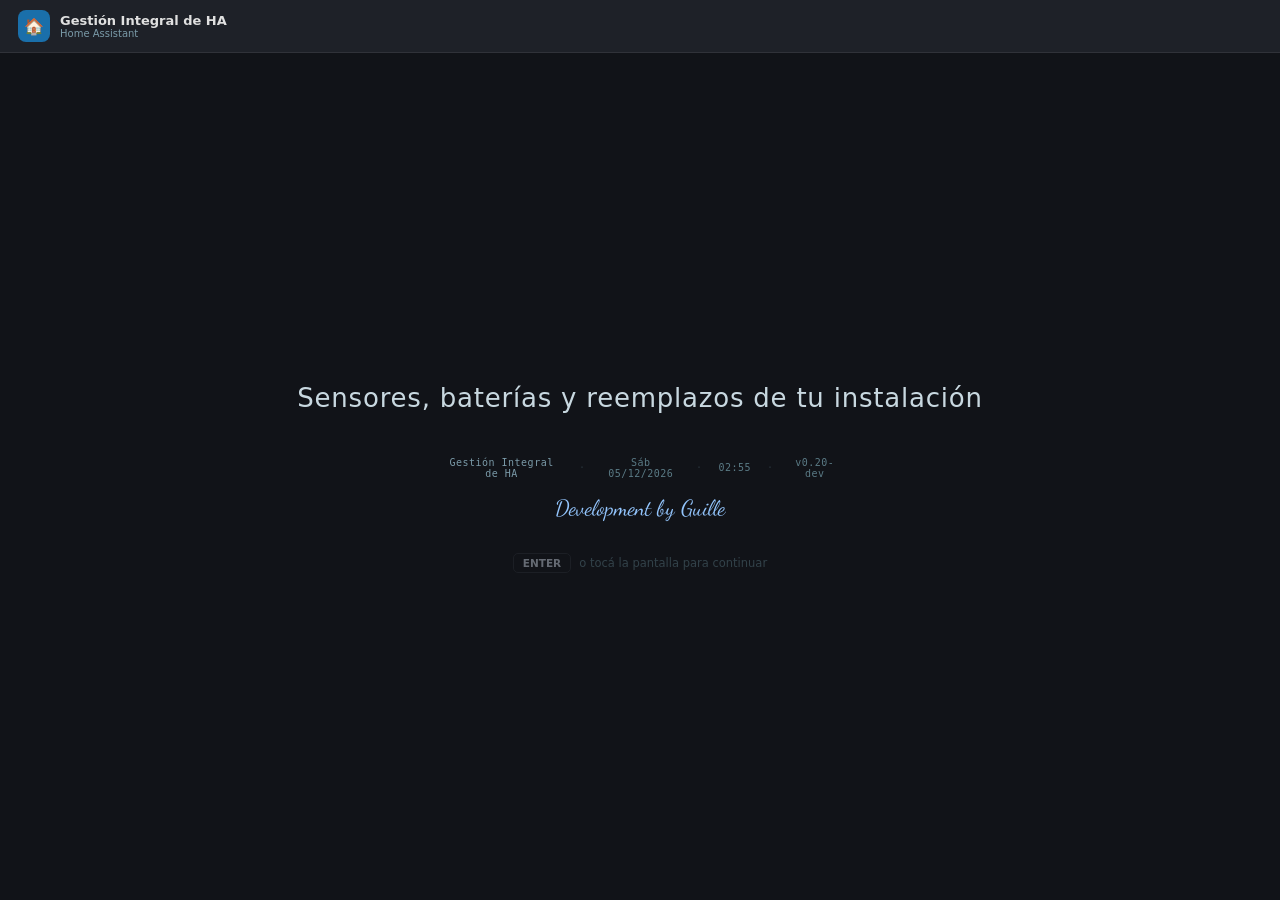
<file: index.html>
<!DOCTYPE html>
<html lang="es">
<head>
<meta charset="UTF-8">
<meta http-equiv="refresh" content="0; url=./gestion_integral_ha.html">
<title>Gestión Integral de HA</title>
</head>
<body>
<p>Redirigiendo… si no pasa nada, <a href="./gestion_integral_ha.html">hacé clic acá</a>.</p>
</body>
</html>
</file>
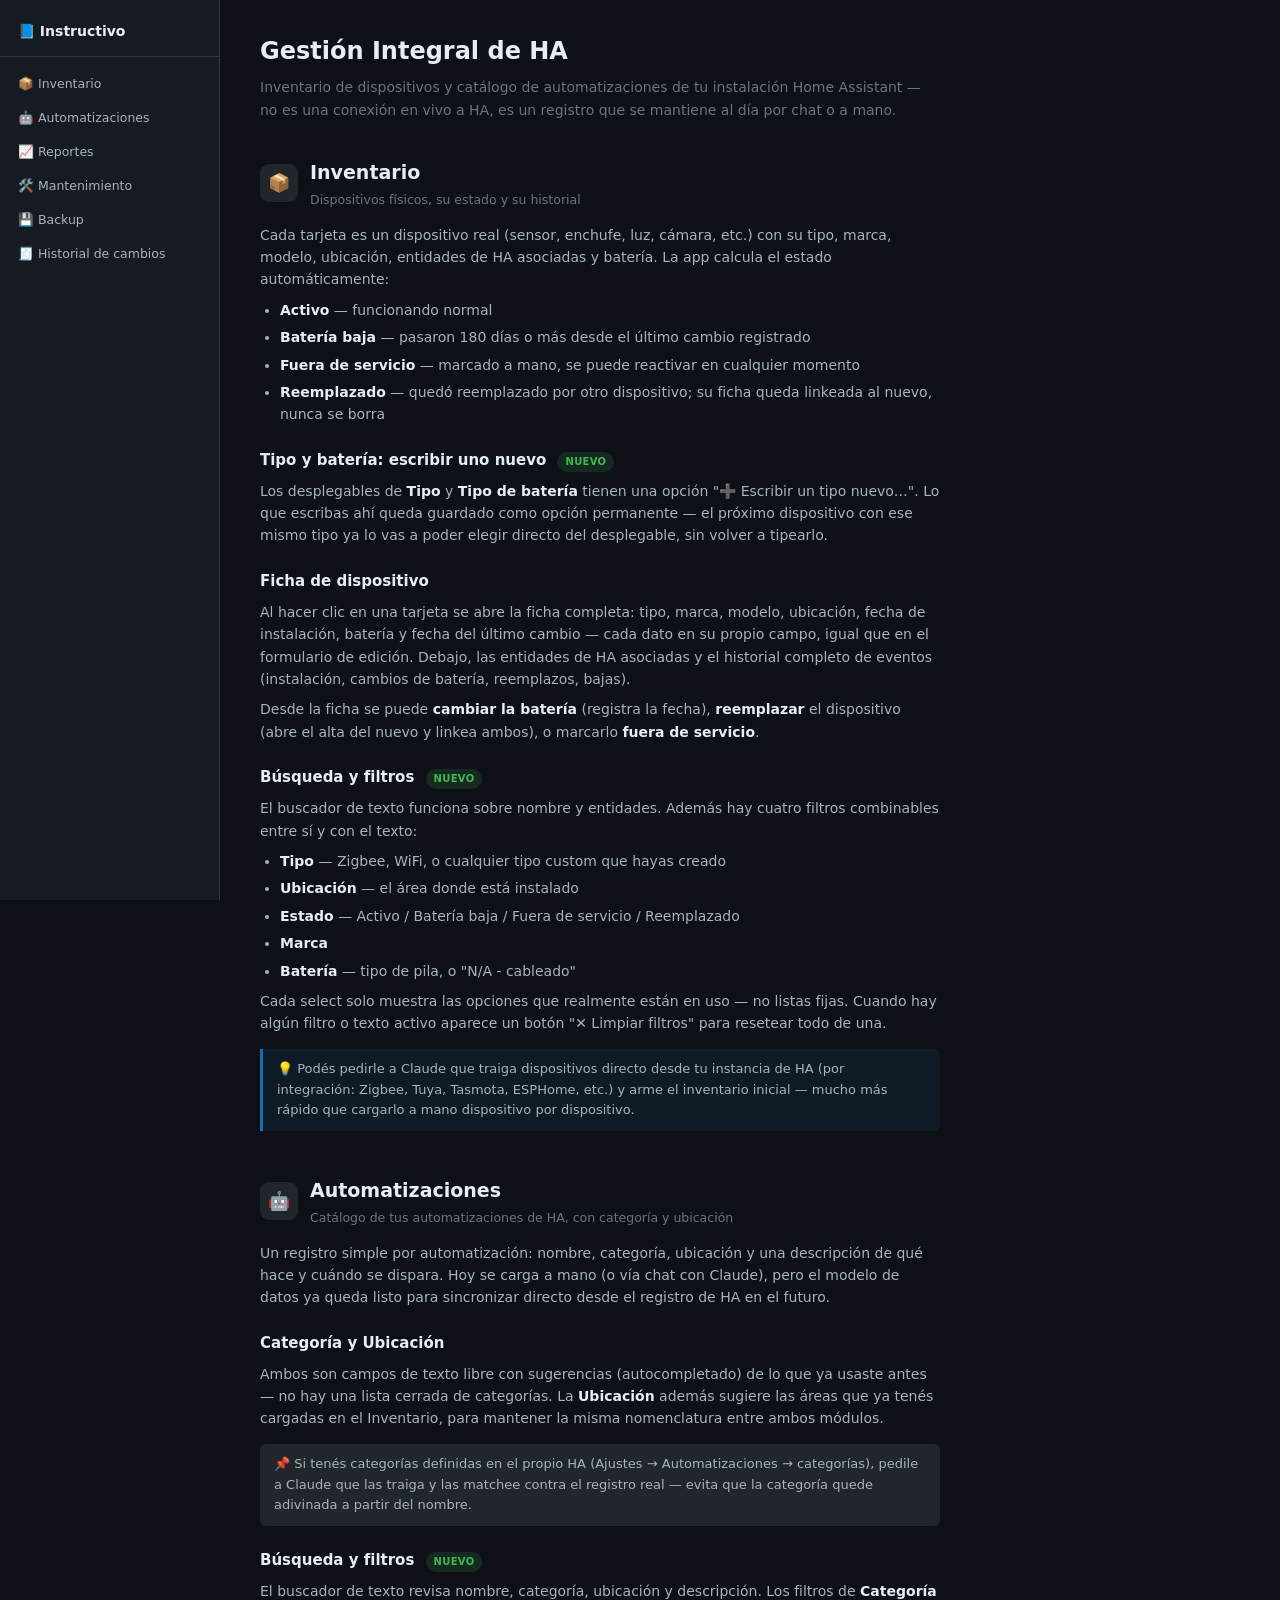
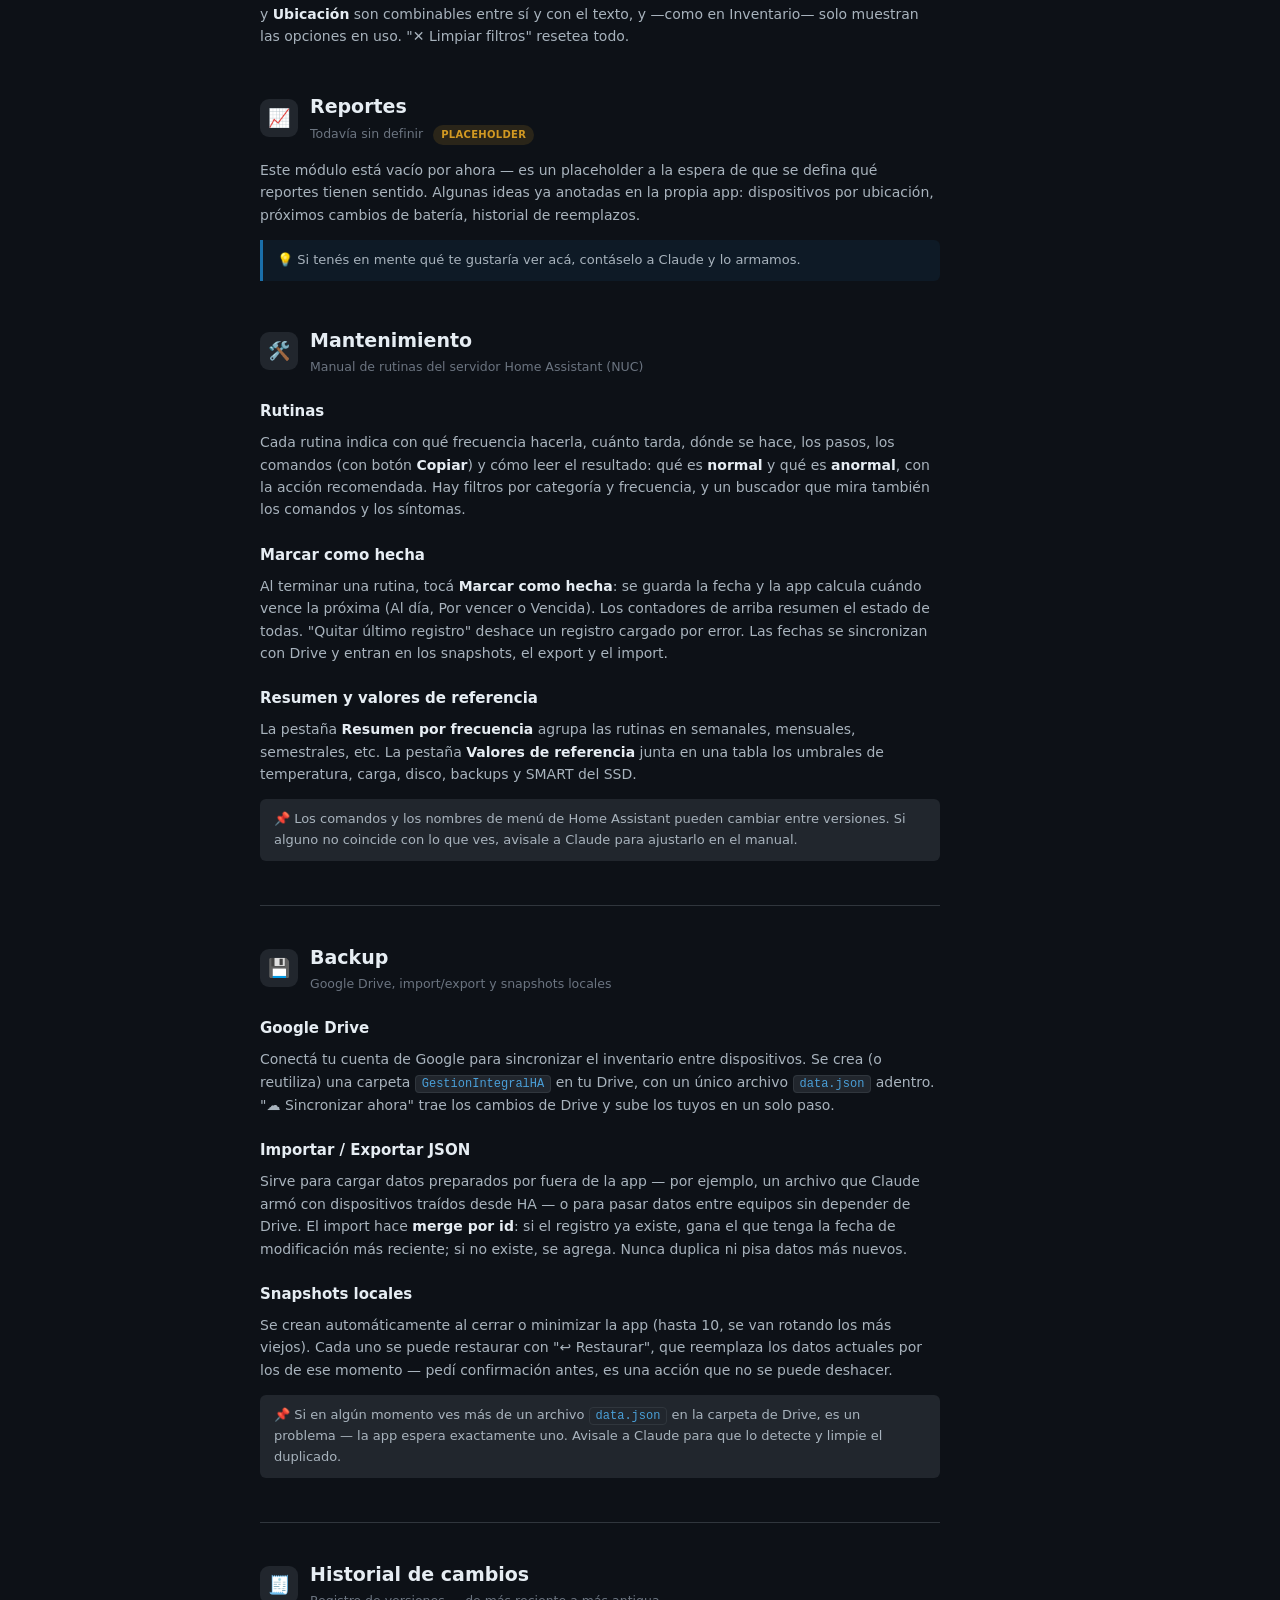
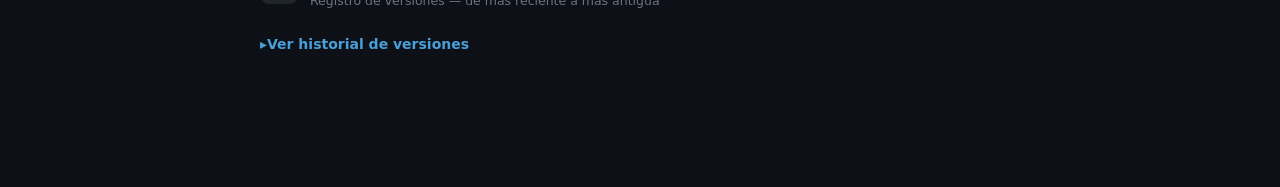
<file: instructivo.html>
<!DOCTYPE html>
<html lang="es">
<head>
<meta charset="UTF-8">
<meta name="viewport" content="width=device-width, initial-scale=1.0">
<title>Instructivo — Gestión Integral de HA</title>
<style>
:root{
  --primary:#1a6faa;--primary-dark:#0d4a72;--primary-light:#4a9fd8;
  --bg:#0d1117;--surface:#161b22;--surface2:#21262d;
  --border:#30363d;--text:#e6edf3;--text2:#a8b3bd;--text3:#6b7480;
  --green:#3fb950;--red:#f85149;--amber:#d29922;--blue:#58a6ff;
  --r:6px;
}
*{box-sizing:border-box}
body{font-family:system-ui,-apple-system,sans-serif;background:var(--bg);color:var(--text);font-size:14px;line-height:1.6;margin:0;display:flex;min-height:100vh}

/* TOC lateral */
.toc{width:220px;flex-shrink:0;background:var(--surface);border-right:1px solid var(--border);padding:20px 0;position:sticky;top:0;height:100vh;overflow-y:auto}
.toc-title{padding:0 18px 14px;font-weight:700;font-size:14px;color:var(--text);border-bottom:1px solid var(--border);margin-bottom:10px;display:flex;align-items:center;gap:8px}
.toc a{display:block;padding:7px 18px;font-size:12.5px;color:var(--text2);text-decoration:none;transition:background .15s,color .15s}
.toc a:hover{background:var(--surface2);color:var(--text)}

/* Contenido */
.main{flex:1;max-width:760px;padding:32px 40px 80px}
.section{margin-bottom:44px;scroll-margin-top:20px}
.section-header{display:flex;align-items:center;gap:12px;margin-bottom:14px}
.section-icon{width:38px;height:38px;border-radius:9px;background:var(--surface2);display:flex;align-items:center;justify-content:center;font-size:18px;flex-shrink:0}
.section-title{font-size:19px;font-weight:700;color:var(--text)}
.section-subtitle{font-size:12.5px;color:var(--text3);margin-top:2px}
h2{font-size:15px;font-weight:700;color:var(--text);margin:22px 0 8px}
p{color:var(--text2);margin:8px 0}
ul{margin:8px 0;padding-left:20px;color:var(--text2)}
li{margin-bottom:5px}
b{color:var(--text)}
code{background:var(--surface2);border:1px solid var(--border);border-radius:4px;padding:1px 6px;font-size:12px;color:var(--primary-light);font-family:ui-monospace,monospace}

.badge{display:inline-block;font-size:10px;font-weight:700;padding:2px 8px;border-radius:999px;margin-left:6px;text-transform:uppercase;letter-spacing:.03em}
.badge-new{background:rgba(63,185,80,.15);color:var(--green)}
.badge-soon{background:rgba(210,153,34,.15);color:var(--amber)}

.tip{background:rgba(26,111,170,.1);border-left:3px solid var(--primary);border-radius:0 var(--r) var(--r) 0;padding:10px 14px;margin:14px 0;font-size:13px;color:var(--text2)}
.note{background:var(--surface2);border-radius:var(--r);padding:10px 14px;margin:14px 0;font-size:13px;color:var(--text2)}

hr{border:none;border-top:1px solid var(--border);margin:36px 0}

/* Changelog */
.changelog-details{margin-top:4px}
.changelog-summary{cursor:pointer;font-size:14px;font-weight:600;color:var(--primary-light);padding:8px 0;list-style:none;user-select:none}
.changelog-summary::-webkit-details-marker{display:none}
.changelog-summary::before{content:"▸ ";display:inline-block;transition:transform .15s}
.changelog-details[open] .changelog-summary::before{transform:rotate(90deg)}
.changelog-entry{border-left:3px solid var(--primary);padding:4px 0 4px 16px;margin:16px 0 20px}
.changelog-version{display:flex;align-items:center;gap:10px;margin-bottom:8px;flex-wrap:wrap}
.v-num{font-weight:700;font-size:13px;color:var(--text)}
.changelog-tag{display:inline-block;font-size:10.5px;font-weight:700;padding:2px 8px;border-radius:999px}
.tag-feature{background:rgba(63,185,80,.15);color:var(--green)}
.tag-fix{background:rgba(210,153,34,.15);color:var(--amber)}
.changelog-list{margin:0;padding-left:20px;font-size:13.5px;color:var(--text2);line-height:1.7}

@media(max-width:720px){
  body{flex-direction:column}
  .toc{width:100%;height:auto;position:static;padding:14px 0}
  .main{padding:24px 18px 60px}
}
</style>
</head>
<body>

<nav class="toc">
  <div class="toc-title">📘 Instructivo</div>
  <a href="#inventario">📦 Inventario</a>
  <a href="#automatizaciones">🤖 Automatizaciones</a>
  <a href="#reportes">📈 Reportes</a>
  <a href="#mantenimiento">🛠️ Mantenimiento</a>
  <a href="#backup">💾 Backup</a>
  <a href="#changelog">🧾 Historial de cambios</a>
</nav>

<main class="main">

  <div style="margin-bottom:36px;">
    <h1 style="font-size:24px;margin:0 0 6px;">Gestión Integral de HA</h1>
    <p style="color:var(--text3);margin:0;">Inventario de dispositivos y catálogo de automatizaciones de tu instalación Home Assistant — no es una conexión en vivo a HA, es un registro que se mantiene al día por chat o a mano.</p>
  </div>

  <!-- INVENTARIO -->
  <section class="section" id="inventario">
    <div class="section-header">
      <span class="section-icon">📦</span>
      <div>
        <div class="section-title">Inventario</div>
        <div class="section-subtitle">Dispositivos físicos, su estado y su historial</div>
      </div>
    </div>
    <p>Cada tarjeta es un dispositivo real (sensor, enchufe, luz, cámara, etc.) con su tipo, marca, modelo, ubicación, entidades de HA asociadas y batería. La app calcula el estado automáticamente:</p>
    <ul>
      <li><b>Activo</b> — funcionando normal</li>
      <li><b>Batería baja</b> — pasaron 180 días o más desde el último cambio registrado</li>
      <li><b>Fuera de servicio</b> — marcado a mano, se puede reactivar en cualquier momento</li>
      <li><b>Reemplazado</b> — quedó reemplazado por otro dispositivo; su ficha queda linkeada al nuevo, nunca se borra</li>
    </ul>

    <h2>Tipo y batería: escribir uno nuevo <span class="badge badge-new">Nuevo</span></h2>
    <p>Los desplegables de <b>Tipo</b> y <b>Tipo de batería</b> tienen una opción "➕ Escribir un tipo nuevo…". Lo que escribas ahí queda guardado como opción permanente — el próximo dispositivo con ese mismo tipo ya lo vas a poder elegir directo del desplegable, sin volver a tipearlo.</p>

    <h2>Ficha de dispositivo</h2>
    <p>Al hacer clic en una tarjeta se abre la ficha completa: tipo, marca, modelo, ubicación, fecha de instalación, batería y fecha del último cambio — cada dato en su propio campo, igual que en el formulario de edición. Debajo, las entidades de HA asociadas y el historial completo de eventos (instalación, cambios de batería, reemplazos, bajas).</p>
    <p>Desde la ficha se puede <b>cambiar la batería</b> (registra la fecha), <b>reemplazar</b> el dispositivo (abre el alta del nuevo y linkea ambos), o marcarlo <b>fuera de servicio</b>.</p>

    <h2>Búsqueda y filtros <span class="badge badge-new">Nuevo</span></h2>
    <p>El buscador de texto funciona sobre nombre y entidades. Además hay cuatro filtros combinables entre sí y con el texto:</p>
    <ul>
      <li><b>Tipo</b> — Zigbee, WiFi, o cualquier tipo custom que hayas creado</li>
      <li><b>Ubicación</b> — el área donde está instalado</li>
      <li><b>Estado</b> — Activo / Batería baja / Fuera de servicio / Reemplazado</li>
      <li><b>Marca</b></li>
      <li><b>Batería</b> — tipo de pila, o "N/A - cableado"</li>
    </ul>
    <p>Cada select solo muestra las opciones que realmente están en uso — no listas fijas. Cuando hay algún filtro o texto activo aparece un botón "✕ Limpiar filtros" para resetear todo de una.</p>

    <div class="tip">💡 Podés pedirle a Claude que traiga dispositivos directo desde tu instancia de HA (por integración: Zigbee, Tuya, Tasmota, ESPHome, etc.) y arme el inventario inicial — mucho más rápido que cargarlo a mano dispositivo por dispositivo.</div>
  </section>

  <!-- AUTOMATIZACIONES -->
  <section class="section" id="automatizaciones">
    <div class="section-header">
      <span class="section-icon">🤖</span>
      <div>
        <div class="section-title">Automatizaciones</div>
        <div class="section-subtitle">Catálogo de tus automatizaciones de HA, con categoría y ubicación</div>
      </div>
    </div>
    <p>Un registro simple por automatización: nombre, categoría, ubicación y una descripción de qué hace y cuándo se dispara. Hoy se carga a mano (o vía chat con Claude), pero el modelo de datos ya queda listo para sincronizar directo desde el registro de HA en el futuro.</p>

    <h2>Categoría y Ubicación</h2>
    <p>Ambos son campos de texto libre con sugerencias (autocompletado) de lo que ya usaste antes — no hay una lista cerrada de categorías. La <b>Ubicación</b> además sugiere las áreas que ya tenés cargadas en el Inventario, para mantener la misma nomenclatura entre ambos módulos.</p>
    <div class="note">📌 Si tenés categorías definidas en el propio HA (Ajustes → Automatizaciones → categorías), pedile a Claude que las traiga y las matchee contra el registro real — evita que la categoría quede adivinada a partir del nombre.</div>

    <h2>Búsqueda y filtros <span class="badge badge-new">Nuevo</span></h2>
    <p>El buscador de texto revisa nombre, categoría, ubicación y descripción. Los filtros de <b>Categoría</b> y <b>Ubicación</b> son combinables entre sí y con el texto, y —como en Inventario— solo muestran las opciones en uso. "✕ Limpiar filtros" resetea todo.</p>
  </section>

  <!-- REPORTES -->
  <section class="section" id="reportes">
    <div class="section-header">
      <span class="section-icon">📈</span>
      <div>
        <div class="section-title">Reportes</div>
        <div class="section-subtitle">Todavía sin definir <span class="badge badge-soon">Placeholder</span></div>
      </div>
    </div>
    <p>Este módulo está vacío por ahora — es un placeholder a la espera de que se defina qué reportes tienen sentido. Algunas ideas ya anotadas en la propia app: dispositivos por ubicación, próximos cambios de batería, historial de reemplazos.</p>
    <div class="tip">💡 Si tenés en mente qué te gustaría ver acá, contáselo a Claude y lo armamos.</div>
  </section>

  <!-- MANTENIMIENTO -->
  <section class="section" id="mantenimiento">
    <div class="section-header">
      <span class="section-icon">🛠️</span>
      <div>
        <div class="section-title">Mantenimiento</div>
        <div class="section-subtitle">Manual de rutinas del servidor Home Assistant (NUC)</div>
      </div>
    </div>

    <h2>Rutinas</h2>
    <p>Cada rutina indica con qué frecuencia hacerla, cuánto tarda, dónde se hace, los pasos, los comandos (con botón <b>Copiar</b>) y cómo leer el resultado: qué es <b>normal</b> y qué es <b>anormal</b>, con la acción recomendada. Hay filtros por categoría y frecuencia, y un buscador que mira también los comandos y los síntomas.</p>

    <h2>Marcar como hecha</h2>
    <p>Al terminar una rutina, tocá <b>Marcar como hecha</b>: se guarda la fecha y la app calcula cuándo vence la próxima (Al día, Por vencer o Vencida). Los contadores de arriba resumen el estado de todas. "Quitar último registro" deshace un registro cargado por error. Las fechas se sincronizan con Drive y entran en los snapshots, el export y el import.</p>

    <h2>Resumen y valores de referencia</h2>
    <p>La pestaña <b>Resumen por frecuencia</b> agrupa las rutinas en semanales, mensuales, semestrales, etc. La pestaña <b>Valores de referencia</b> junta en una tabla los umbrales de temperatura, carga, disco, backups y SMART del SSD.</p>

    <div class="note">📌 Los comandos y los nombres de menú de Home Assistant pueden cambiar entre versiones. Si alguno no coincide con lo que ves, avisale a Claude para ajustarlo en el manual.</div>
  </section>

  <hr>

  <!-- BACKUP -->
  <section class="section" id="backup">
    <div class="section-header">
      <span class="section-icon">💾</span>
      <div>
        <div class="section-title">Backup</div>
        <div class="section-subtitle">Google Drive, import/export y snapshots locales</div>
      </div>
    </div>

    <h2>Google Drive</h2>
    <p>Conectá tu cuenta de Google para sincronizar el inventario entre dispositivos. Se crea (o reutiliza) una carpeta <code>GestionIntegralHA</code> en tu Drive, con un único archivo <code>data.json</code> adentro. "☁️ Sincronizar ahora" trae los cambios de Drive y sube los tuyos en un solo paso.</p>

    <h2>Importar / Exportar JSON</h2>
    <p>Sirve para cargar datos preparados por fuera de la app — por ejemplo, un archivo que Claude armó con dispositivos traídos desde HA — o para pasar datos entre equipos sin depender de Drive. El import hace <b>merge por id</b>: si el registro ya existe, gana el que tenga la fecha de modificación más reciente; si no existe, se agrega. Nunca duplica ni pisa datos más nuevos.</p>

    <h2>Snapshots locales</h2>
    <p>Se crean automáticamente al cerrar o minimizar la app (hasta 10, se van rotando los más viejos). Cada uno se puede restaurar con "↩️ Restaurar", que reemplaza los datos actuales por los de ese momento — pedí confirmación antes, es una acción que no se puede deshacer.</p>

    <div class="note">📌 Si en algún momento ves más de un archivo <code>data.json</code> en la carpeta de Drive, es un problema — la app espera exactamente uno. Avisale a Claude para que lo detecte y limpie el duplicado.</div>
  </section>

  <hr>

  <!-- CHANGELOG -->
  <section class="section" id="changelog">
    <div class="section-header">
      <span class="section-icon">🧾</span>
      <div>
        <div class="section-title">Historial de cambios</div>
        <div class="section-subtitle">Registro de versiones — de más reciente a más antigua</div>
      </div>
    </div>

    <details class="changelog-details">
      <summary class="changelog-summary">Ver historial de versiones</summary>

      <div class="changelog-entry">
        <div class="changelog-version"><span class="v-num">v0.20-dev</span><span class="changelog-tag tag-feature">feature</span></div>
        <ul class="changelog-list">
          <li>Nueva sección Troubleshooting, separada de Mantenimiento: guía de diagnóstico y reparación de la UPS Forza SL-1012UL-A</li>
          <li>Diagnóstico por síntoma, pruebas de batería, plan preventivo y valores de referencia</li>
          <li>Mantenimiento vuelve a tener solo las rutinas del servidor Home Assistant (NUC): la categoría de la UPS se movió a Troubleshooting</li>
        </ul>
      </div>

      <div class="changelog-entry">
        <div class="changelog-version"><span class="v-num">v0.19-dev</span><span class="changelog-tag tag-feature">feature</span></div>
        <ul class="changelog-list">
          <li>Mantenimiento: nueva categoría «UPS Forza SL-1012UL-A» con 9 rutinas: chequeo mensual, prueba de avisos, descarga controlada, medición de baterías, reemplazo y 4 diagnósticos por síntoma</li>
          <li>Nueva frecuencia «Cuando ocurre» para los diagnósticos, que no vencen ni cuentan en las estadísticas</li>
          <li>Valores de referencia de la UPS agregados a la tabla</li>
        </ul>
      </div>

      <div class="changelog-entry">
        <div class="changelog-version"><span class="v-num">v0.18-dev</span><span class="changelog-tag tag-feature">feature</span></div>
        <ul class="changelog-list">
          <li>Nuevo módulo Mantenimiento: manual de 21 rutinas del servidor Home Assistant con pasos, comandos, frecuencia y resultados normales y anormales</li>
          <li>Registro de cuándo se hizo cada rutina y cálculo de vencimientos, sincronizado con Drive y guardado en snapshots, export e import</li>
        </ul>
      </div>

      <div class="changelog-entry">
        <div class="changelog-version"><span class="v-num">v0.15-dev</span><span class="changelog-tag tag-feature">feature</span></div>
        <ul class="changelog-list">
          <li>Automatizaciones: nuevo campo Ubicación (con sugerencias desde Inventario) y su filtro correspondiente</li>
          <li>Inventario: filtros nuevos de Ubicación, Estado, Marca y Batería, combinables entre sí y con el buscador</li>
          <li>Botón "✕ Limpiar filtros" en ambos módulos cuando hay algún filtro activo</li>
        </ul>
      </div>

      <div class="changelog-entry">
        <div class="changelog-version"><span class="v-num">v0.14-dev</span><span class="changelog-tag tag-fix">fix</span></div>
        <ul class="changelog-list">
          <li>Orden alfabético del filtro y del autocompletado de categorías en Automatizaciones deja de ser sensible a mayúsculas/minúsculas</li>
        </ul>
      </div>

      <div class="changelog-entry">
        <div class="changelog-version"><span class="v-num">v0.13-dev</span><span class="changelog-tag tag-feature">feature</span></div>
        <ul class="changelog-list">
          <li>Ficha de dispositivo rediseñada: grilla de detalle (Tipo, Marca, Modelo, Ubicación, Fecha instalación, Batería, Último cambio) en vez de una sola línea, más las entidades HA como chips separados</li>
        </ul>
      </div>

      <div class="changelog-entry">
        <div class="changelog-version"><span class="v-num">v0.12-dev</span><span class="changelog-tag tag-feature">feature</span></div>
        <ul class="changelog-list">
          <li>Tipo y Batería: opción "Escribir uno nuevo" que queda guardada como opción reutilizable, en vez del viejo esquema "Otro" + texto libre</li>
          <li>Migración automática de dispositivos ya cargados con el esquema viejo</li>
        </ul>
      </div>

      <div class="changelog-entry">
        <div class="changelog-version"><span class="v-num">v0.11-dev</span><span class="changelog-tag tag-feature">feature</span></div>
        <ul class="changelog-list">
          <li>Punto de partida de este historial: Inventario, Automatizaciones, Reportes (placeholder) y Backup con Drive, import/export y snapshots</li>
        </ul>
      </div>
    </details>
  </section>

</main>
</body>
</html>
</file>
